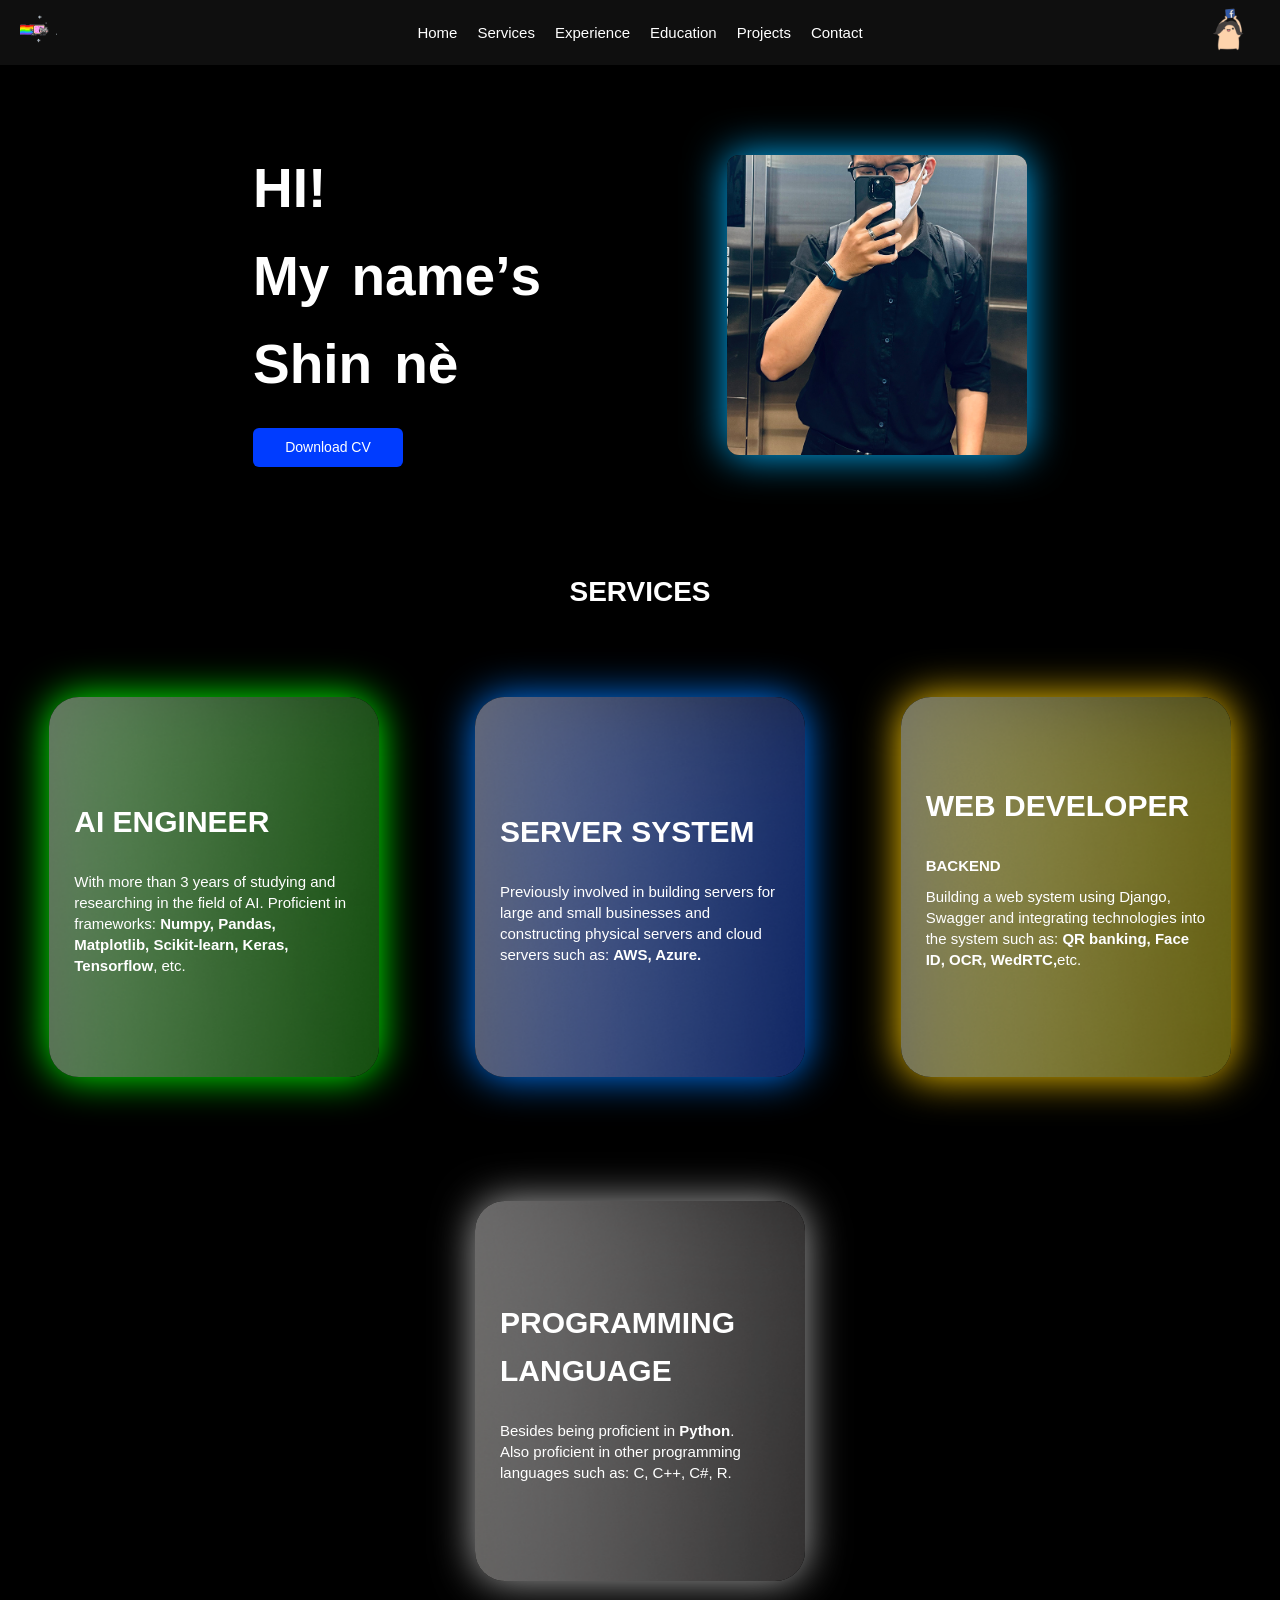
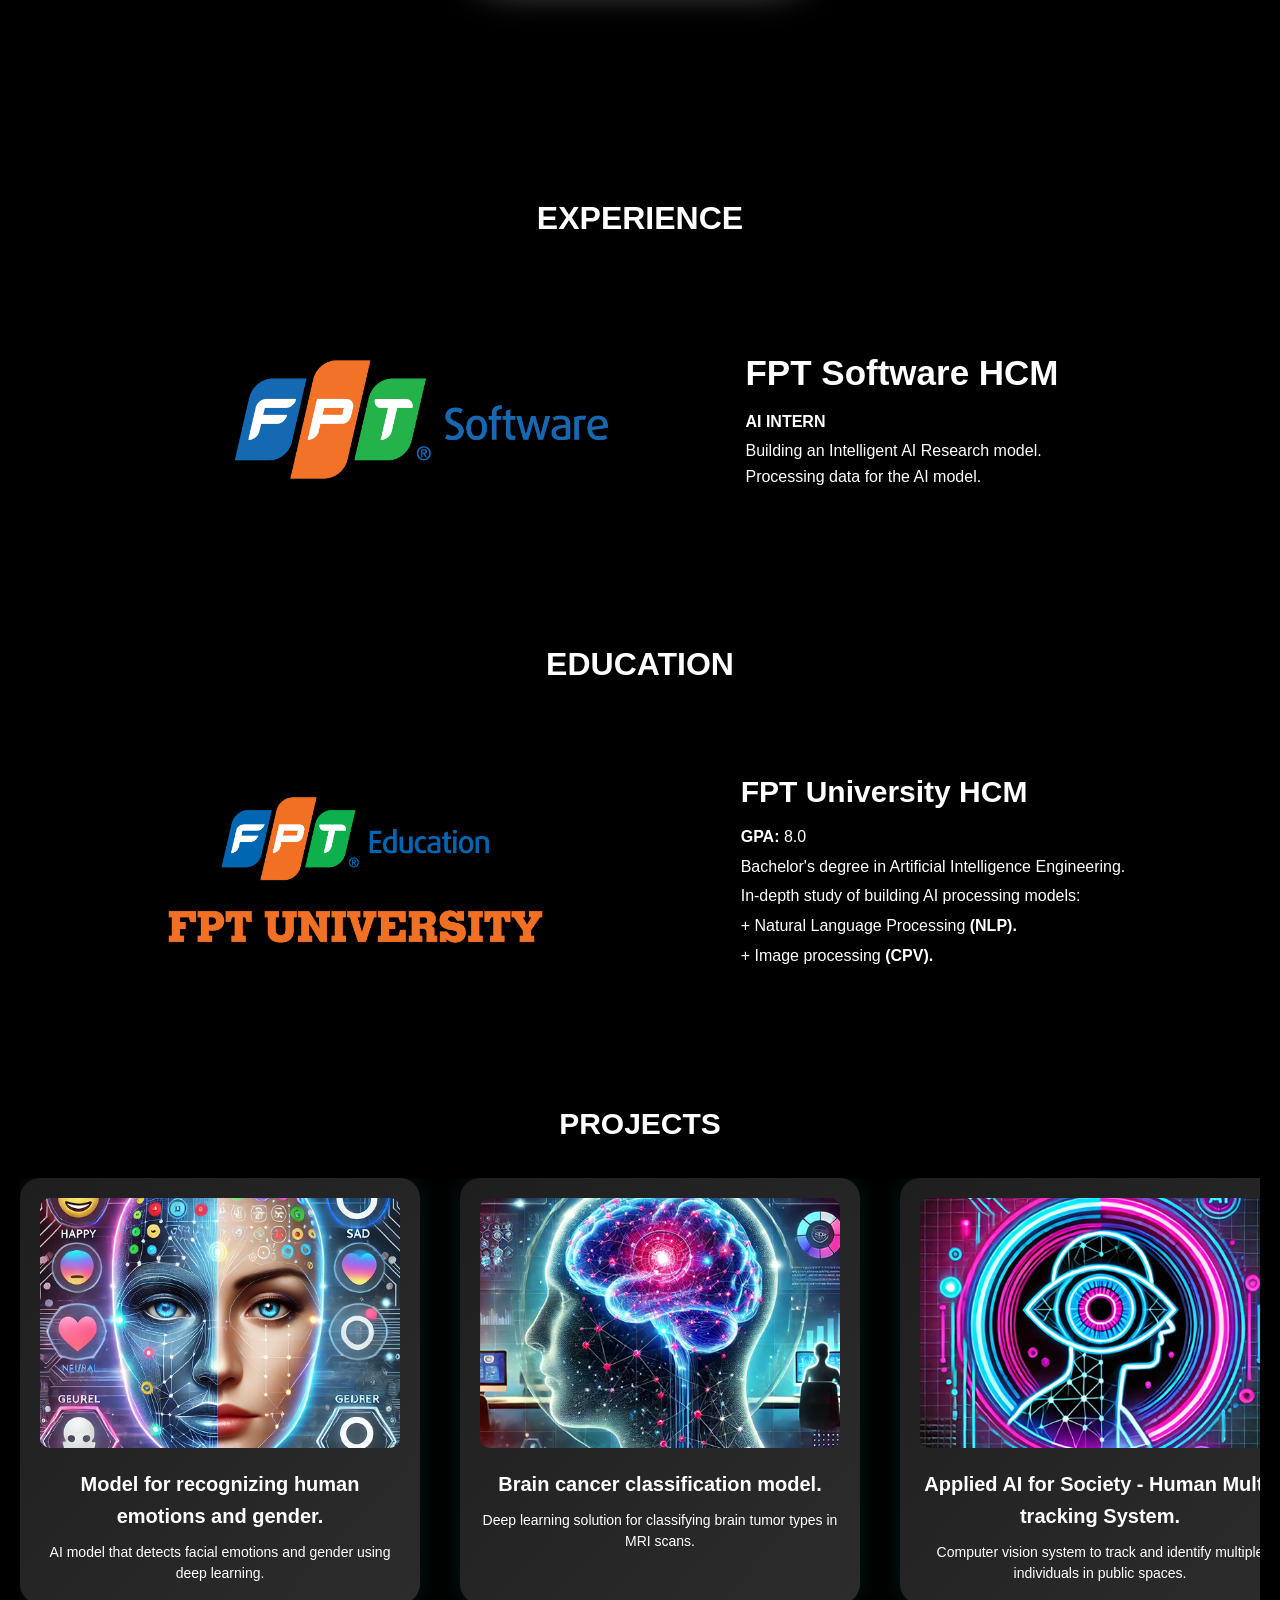
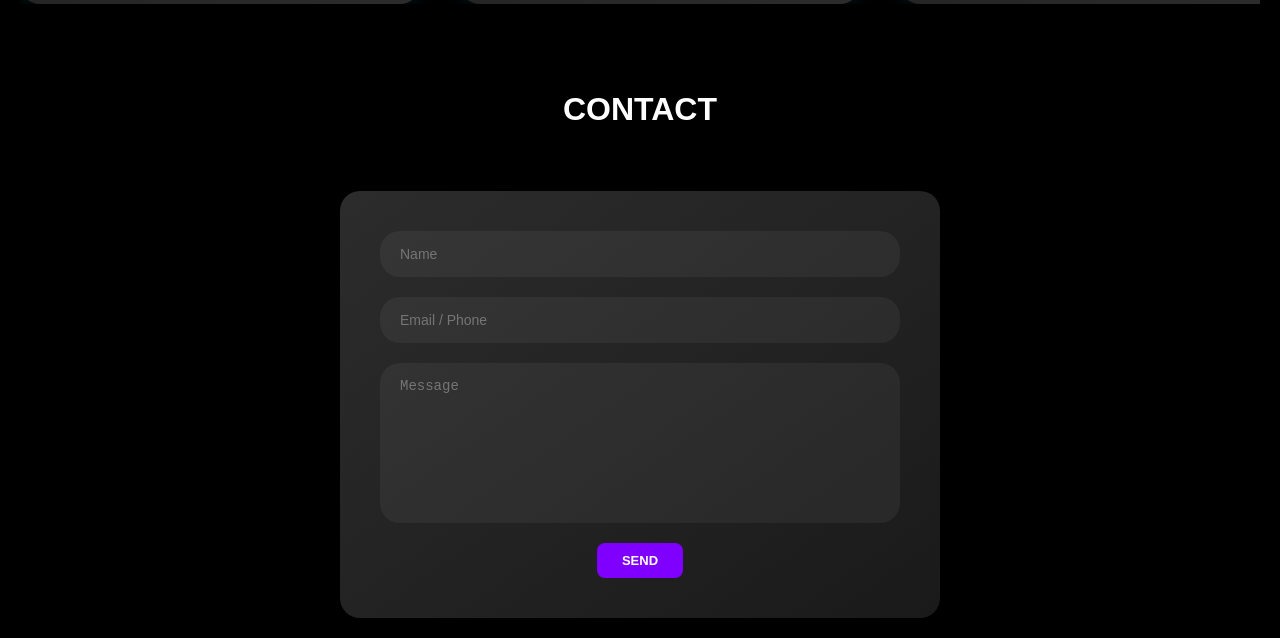
<file: index.html>
<!DOCTYPE html>
<html lang="en">
<head>
  <meta charset="UTF-8" />
  <meta name="viewport" content="width=device-width, initial-scale=1.0"/>
  <title>Shin làm IT</title>
  <link rel="icon" type="image/png" href="./img/avata.png" />
  <link rel="stylesheet" href="./data/style.css" />
  <script src="./data/script.js" defer></script>
</head>
<body>

  <header>
    <nav class="animated delay-1">
      <div class="nav-logo">
        <img src="./img/b04.gif" alt="Logo" />
      </div>
      <ul class="navbar ">
        <li><a href="#home">Home</a></li>
        <li><a href="#services">Services</a></li>
        <li><a href="#Experience">Experience</a></li>
        <li><a href="#education">Education</a></li>
        <li><a href="#projects">Projects</a></li>
        <li><a href="#contact">Contact</a></li>
      </ul>
      <div class="nav-social">
        <a href="https://www.facebook.com/tuitenlabinne" target="_blank" rel="noopener noreferrer">
          <img src="./img/FB_2.gif" alt="Facebook" />
        </a>
      </div>
    </nav>
  </header>

  <section class="intro animated delay-1" id="home">
    <div class="intro-left">
      <h1 id="introText">HI!<br>My name’s<br><span>Shin nè</span></h1>
      <a href="./cv/Lê_Phạm_Đức_Trường_cv_IT.pdf" download class="download-btn animated delay-4">Download CV</a>
    </div>
  
    <div class="avatar animated delay-1">
      <img src="./img/avata_2.png" alt="avatar" />
    </div>
  </section>
  <section class="services animated delay-1" id="services">
    <h2>SERVICES</h2>
    <div class="cards ">
      <div class="card card-1 ">
        <div class="card-content animated delay-2">
          <h2>AI Engineer</h2>
          <p>
            With more than 3 years of studying and researching in the field of AI. Proficient in frameworks: <b>Numpy, Pandas, Matplotlib, Scikit-learn, Keras, Tensorflow</b>, etc.
          </p>
        </div>
      </div>
    
      <div class="card card-2">
        <div class="card-content animated delay-3">
          <h2>SERVER SYSTEM</h2>
          <p>
            Previously involved in building servers for large and small businesses and constructing physical servers and cloud servers such as: <b>AWS, Azure.</b>
          </p>
        </div>
      </div>
    
      <div class="card card-3">
        <div class="card-content animated delay-4">
          <h2>Web Developer</h2>
          <p>
          <b>BACKEND</b>
          <p>Building a web system using Django, Swagger and integrating technologies into the system such as:
          <b>QR banking, Face ID, OCR, WedRTC,</b>etc.<br><br>
          </p>
        </div>
      </div>
    
      <div class="card card-4">
        <div class="card-content animated delay-5">
          <h2>Programming Language</h2>
          <p>
            Besides being proficient in <b>Python</b>.<br>
            Also proficient in other programming languages such as:
            </b>C, C++, C#, R</b>.
          </p>
        </div>
      </div>
    </div>    
  </section>
  <section class="Experience animated delay-1" id="Experience">
    <h2>EXPERIENCE</h2>
    <div class="Experience-entry animated delay-2">
      <div class="Experience-img">
        <img src="./img/Logo_Fsoft.png" alt="FPT Logo">
      </div>

      <div class="Experience-info">
        <h3>FPT Software HCM</h3>
        <p><strong>AI INTERN</strong></p>
        <p>Building an Intelligent AI Research model.<br>Processing data for the AI model.</p>
      </div>
    </div>
  </section>
  
  </section>
  <section class="education animated delay-1" id="education">
    <h2>EDUCATION</h2>
    <div class="edu-entry animated delay-3">
      <div class="edu-img">
        <img src="./img/Logo_FPTU.png" alt="FPT Logo">
      </div>
      <div class="edu-info">
        <h3>FPT University HCM</h3>
        <p><strong>GPA:</strong> 8.0</p>
        <p>Bachelor's degree in Artificial Intelligence Engineering.</p>
        <p>In-depth study of building AI processing models:</p>
        <p>+ Natural Language Processing<strong> (NLP).</strong></p>
        <p>+ Image processing<strong> (CPV).</strong></p>
      </div>
    </div>
  </section>
  
  <section class="projects animated delay-2" id="projects">
    <h2>PROJECTS</h2>
    <div class="project-scroll-wrapper">
      <div class="project-scroll-content" id="projectScrollContent">
        <div class="project-entry">
          <div class="project-img">
            <img src="./img/pj1.png" alt="Project 1">
          </div>
          <div class="project-info">
            <h3>Model for recognizing human emotions and gender.</h3>
            <p>AI model that detects facial emotions and gender using deep learning.</p>
          </div>
        </div>
  
        <div class="project-entry">
          <div class="project-img">
            <img src="./img/pj2.png" alt="Project 2">
          </div>
          <div class="project-info">
            <h3>Brain cancer classification model.</h3>
            <p>Deep learning solution for classifying brain tumor types in MRI scans.</p>
          </div>
        </div>
  
        <div class="project-entry">
          <div class="project-img">
            <img src="./img/pj3.png" alt="Project 3">
          </div>
          <div class="project-info">
            <h3>Applied AI for Society - Human Multi-tracking System.</h3>
            <p>Computer vision system to track and identify multiple individuals in public spaces.</p>
          </div>
        </div>
      </div>
    </div>
  </section>
    
  <section class="contact animated delay-1" id="contact">
    <h2>Contact</h2><br>
    <form id="contactForm">
      <input type="text" name="name" placeholder="Name" required />
      <input type="text" id="emailPhone" name="email" placeholder="Email / Phone" required />
      <textarea name="message" placeholder="Message" required></textarea>
      <button type="submit">SEND</button>
    </form>
    <p id="error-message" style="color: red;"></p>
  </section>

  <script>
    (function () {
      let devToolsOpen = false;
    
      const blockDevTools = () => {
        if (!devToolsOpen) {
          devToolsOpen = true;
    
          const warning = document.createElement('div');
          warning.innerHTML = `
            <div style="
              position: fixed;
              top: 20px;
              left: 50%;
              transform: translateX(-50%);
              background: #ff0000;
              color: white;
              padding: 20px 30px;
              font-weight: bold;
              border-radius: 10px;
              font-size: 16px;
              z-index: 99999;
              box-shadow: 0 0 15px rgba(0,0,0,0.5);
            ">
              🚫 CẢNH BÁO: Developer Tools đã bị phát hiện! Hành vi của bạn có thể bị ghi lại.
            </div>
          `;
          document.body.appendChild(warning);
          setTimeout(() => {
            window.location.href = "https://youtu.be/gQ9U94eH7xQ?si=o8iNap2AQi2q7TxD&t=14";
          }, 3000);
        }
      };
    
      const detectDevTools = () => {
        const element = new Image();
        Object.defineProperty(element, 'id', {
          get: function () {
            blockDevTools();
          }
        });
        console.log('%c', element);
      };
    
      setInterval(() => {
        detectDevTools();
      }, 1000);
      document.addEventListener('keydown', function (e) {
        if (
          e.key === 'F12' ||
          (e.ctrlKey && e.shiftKey && (e.key === 'I' || e.key === 'i'))
        ) {
          e.preventDefault();
          blockDevTools();
        }
      });
    })();
    </script>
    
</body>
</html>
</file>
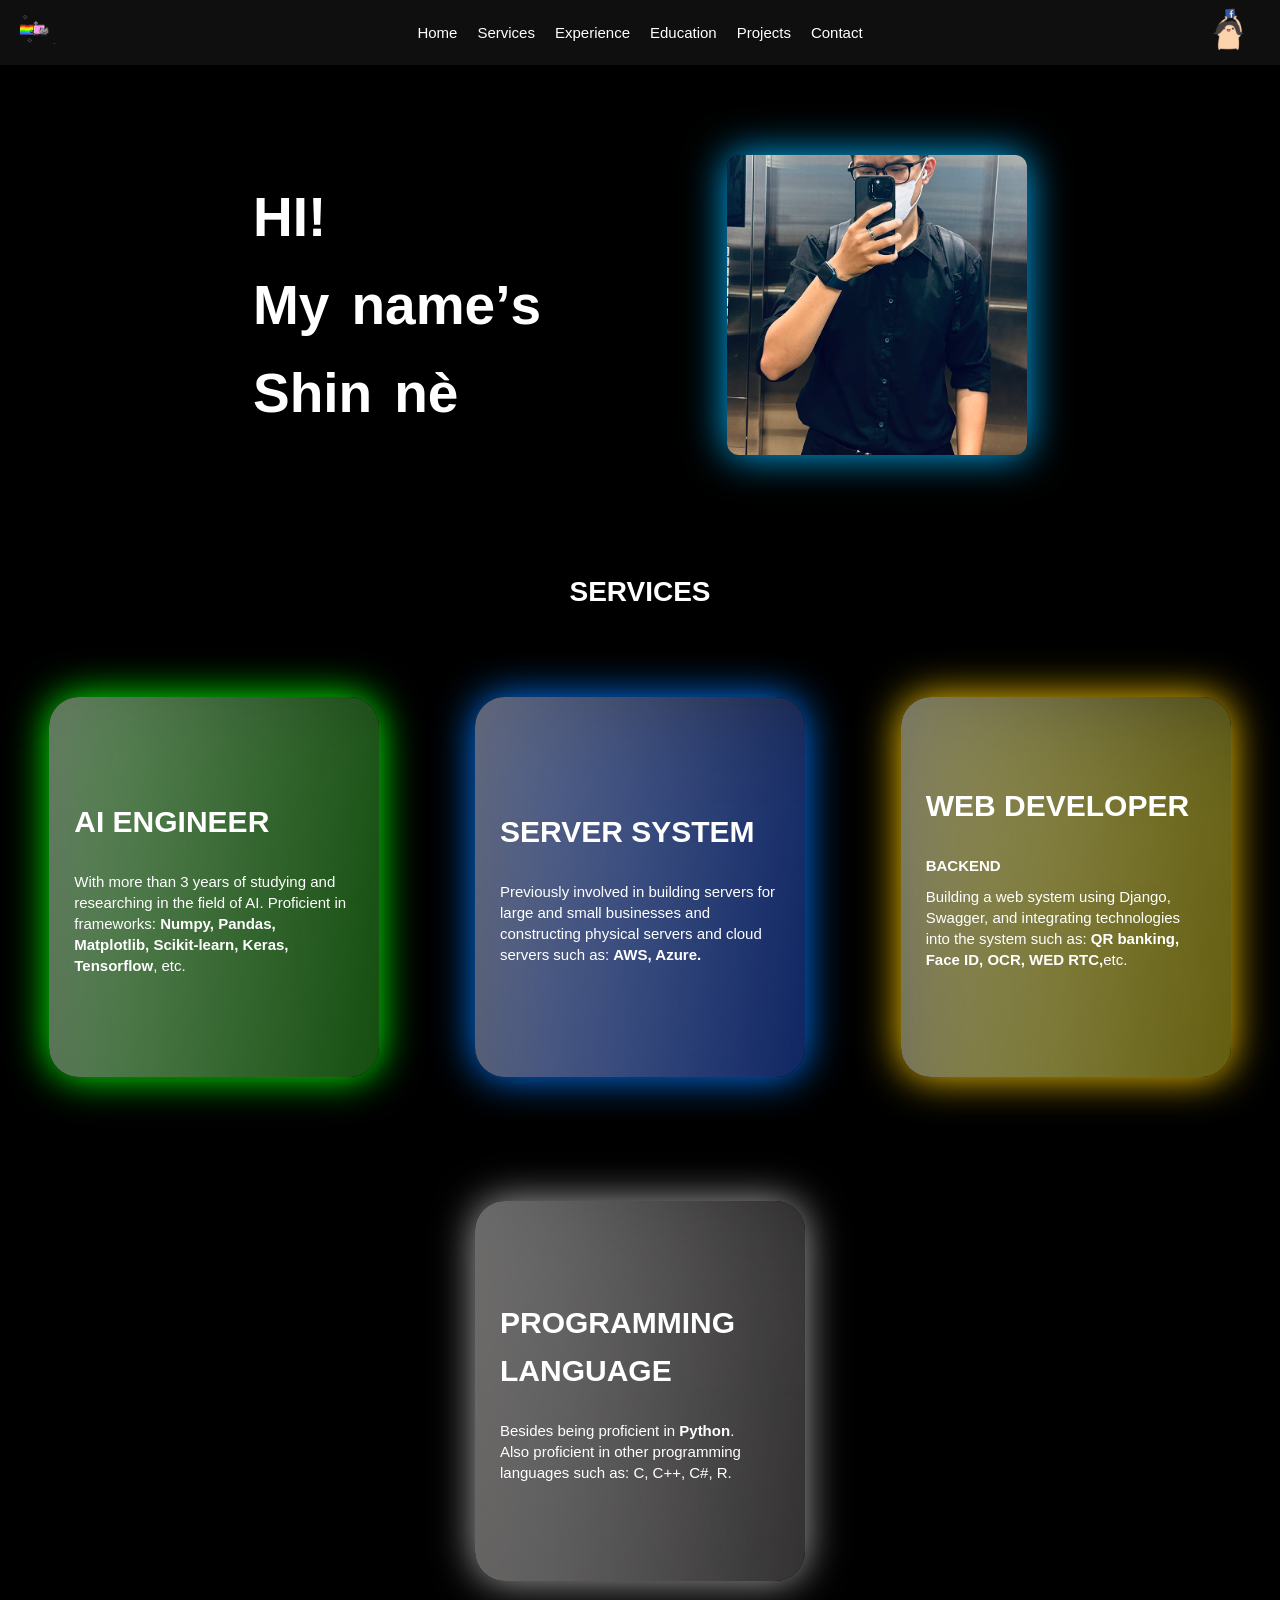
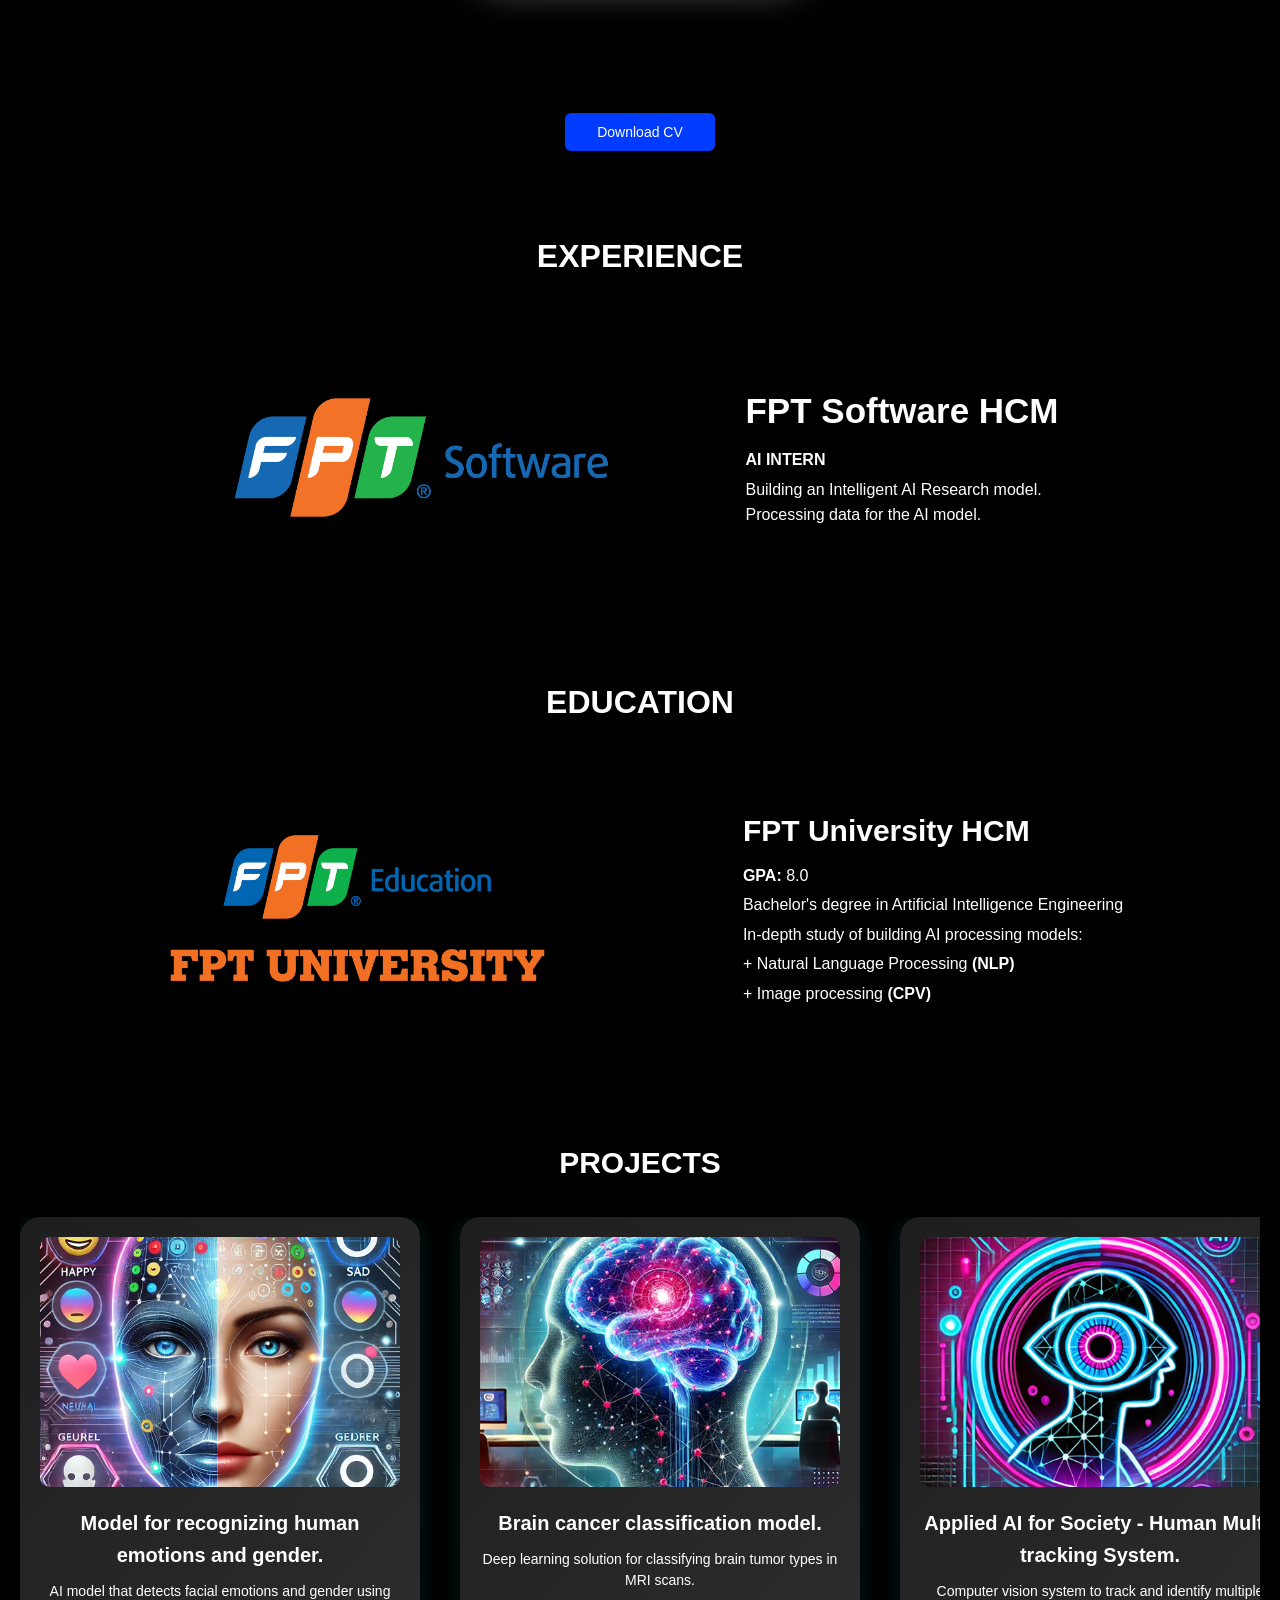
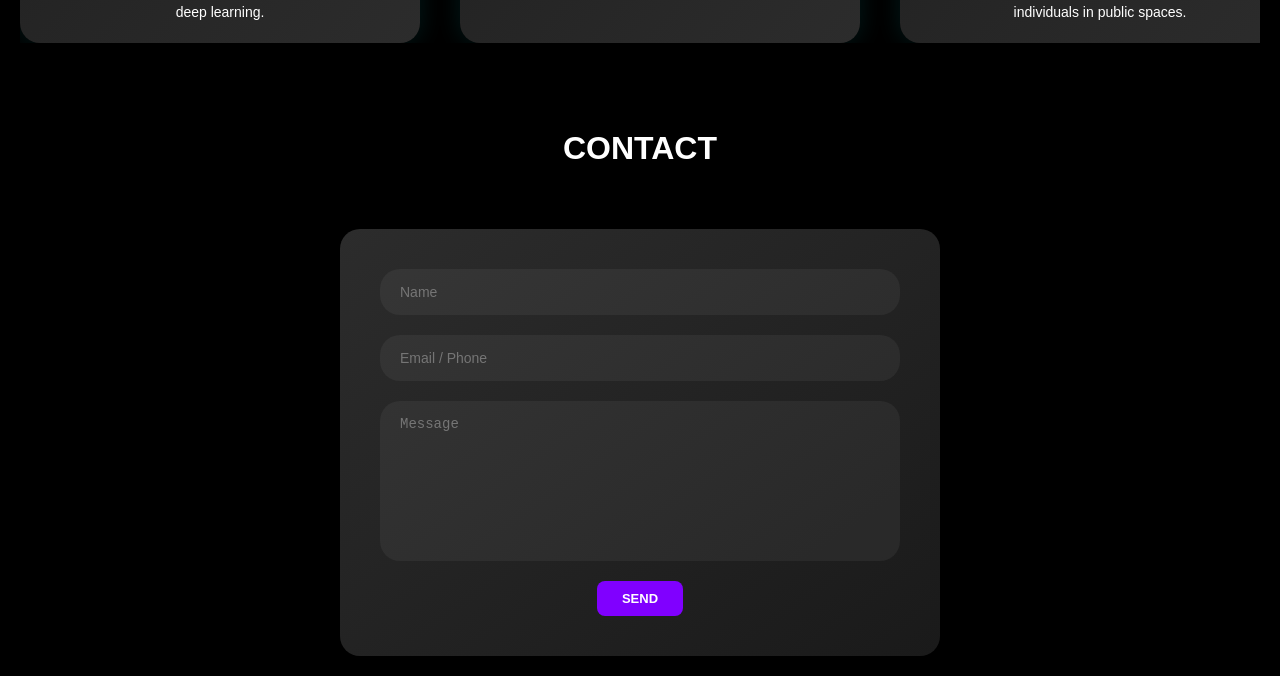
<file: Shin_IT_ne.html>
<!DOCTYPE html>
<html lang="en">
<head>
  <meta charset="UTF-8" />
  <meta name="viewport" content="width=device-width, initial-scale=1.0"/>
  <title>Shin làm IT</title>
  <link rel="icon" type="image/png" href="./img/avata.png" />
  <link rel="stylesheet" href="./data/style.css" />
  <script src="./data/script.js" defer></script>
</head>
<body>

  <header>
    <nav class="animated delay-1">
      <div class="nav-logo">
        <img src="./img/b04.gif" alt="Logo" />
      </div>
      <ul class="navbar ">
        <li><a href="#home">Home</a></li>
        <li><a href="#services">Services</a></li>
        <li><a href="#Experience">Experience</a></li>
        <li><a href="#education">Education</a></li>
        <li><a href="#projects">Projects</a></li>
        <li><a href="#contact">Contact</a></li>
      </ul>
      <div class="nav-social">
        <a href="https://www.facebook.com/tuitenlabinne" target="_blank" rel="noopener noreferrer">
          <img src="./img/FB_2.gif" alt="Facebook" />
        </a>
      </div>
    </nav>
  </header>

  <section class="intro animated delay-1" id="home">
    <h1 id="introText">HI!<br>My name’s<br><span>Shin nè</span></h1>
    <div class="avatar animated delay-1">
      <img src="./img/avata_2.png" alt="avatar" />
    </div>
  </section>

  
  <section class="services animated delay-1" id="services">
    <h2>SERVICES</h2>
    <div class="cards ">
      <div class="card card-1 ">
        <div class="card-content animated delay-2">
          <h2>AI Engineer</h2>
          <p>
            With more than 3 years of studying and researching in the field of AI. Proficient in frameworks: <b>Numpy, Pandas, Matplotlib, Scikit-learn, Keras, Tensorflow</b>, etc.
          </p>
        </div>
      </div>
    
      <div class="card card-2">
        <div class="card-content animated delay-3">
          <h2>SERVER SYSTEM</h2>
          <p>
            Previously involved in building servers for large and small businesses and constructing physical servers and cloud servers such as: <b>AWS, Azure.</b>
          </p>
        </div>
      </div>
    
      <div class="card card-3">
        <div class="card-content animated delay-4">
          <h2>Web Developer</h2>
          <p>
          <b>BACKEND</b>
          <p>Building a web system using Django, Swagger, and integrating technologies into the system such as:
          <b>QR banking, Face ID, OCR, WED RTC,</b>etc.<br><br>
          </p>
        </div>
      </div>
    
      <div class="card card-4">
        <div class="card-content animated delay-5">
          <h2>Programming Language</h2>
          <p>
            Besides being proficient in <b>Python</b>.<br>
            Also proficient in other programming languages such as:
            </b>C, C++, C#, R</b>.
          </p>
        </div>
      </div>
    </div>


    <a href="./cv/Lê_Phạm_Đức_Trường_cv_IT.pdf" download class="download-btn animated delay-4">Download CV</a>


    
  </section>
  <section class="Experience animated delay-1" id="Experience">
    <h2>EXPERIENCE</h2>
    <div class="Experience-entry animated delay-2">
      <div class="Experience-img">
        <img src="./img/Logo_Fsoft.png" alt="FPT Logo">
      </div>

      <div class="Experience-info">
        <h3>FPT Software HCM</h3>
        <p><strong>AI INTERN</strong></p>
        <p>Building an Intelligent AI Research model.<br>Processing data for the AI model.</p>
      </div>
    </div>
  </section>
  


    
  </section>

  <section class="education animated delay-1" id="education">
    <h2>EDUCATION</h2>
    <div class="edu-entry animated delay-3">
      <div class="edu-img">
        <img src="./img/Logo_FPTU.png" alt="FPT Logo">
      </div>
      <div class="edu-info">
        <h3>FPT University HCM</h3>
        <p><strong>GPA:</strong> 8.0</p>
        <p>Bachelor's degree in Artificial Intelligence Engineering</p>
        <p>In-depth study of building AI processing models:</p>
        <p>+ Natural Language Processing<strong> (NLP)</strong></p>
        <p>+ Image processing<strong> (CPV)</strong></p>
      </div>
    </div>
  </section>
  


  
  <section class="projects animated delay-2" id="projects">
    <h2>PROJECTS</h2>
    <div class="project-scroll-wrapper">
      <div class="project-scroll-content" id="projectScrollContent">
        <div class="project-entry">
          <div class="project-img">
            <img src="./img/pj1.png" alt="Project 1">
          </div>
          <div class="project-info">
            <h3>Model for recognizing human emotions and gender.</h3>
            <p>AI model that detects facial emotions and gender using deep learning.</p>
          </div>
        </div>
  
        <div class="project-entry">
          <div class="project-img">
            <img src="./img/pj2.png" alt="Project 2">
          </div>
          <div class="project-info">
            <h3>Brain cancer classification model.</h3>
            <p>Deep learning solution for classifying brain tumor types in MRI scans.</p>
          </div>
        </div>
  
        <div class="project-entry">
          <div class="project-img">
            <img src="./img/pj3.png" alt="Project 3">
          </div>
          <div class="project-info">
            <h3>Applied AI for Society - Human Multi-tracking System.</h3>
            <p>Computer vision system to track and identify multiple individuals in public spaces.</p>
          </div>
        </div>
      </div>
    </div>
  </section>
  

  
  <section class="contact animated delay-1" id="contact">
    <h2>Contact</h2></br>
    <form id="contactForm">
      <input type="text" name="name" placeholder="Name" required />
      <input type="text" name="email" placeholder="Email / Phone" required />
      <textarea name="message" placeholder="Message" required></textarea>
      <button type="submit">SEND</button>
    </form>
  </section>


  <script>
    (function () {
      let devToolsOpen = false;
    
      const blockDevTools = () => {
        if (!devToolsOpen) {
          devToolsOpen = true;
    
          const warning = document.createElement('div');
          warning.innerHTML = `
            <div style="
              position: fixed;
              top: 20px;
              left: 50%;
              transform: translateX(-50%);
              background: #ff0000;
              color: white;
              padding: 20px 30px;
              font-weight: bold;
              border-radius: 10px;
              font-size: 16px;
              z-index: 99999;
              box-shadow: 0 0 15px rgba(0,0,0,0.5);
            ">
              🚫 CẢNH BÁO: Developer Tools đã bị phát hiện! Hành vi của bạn có thể bị ghi lại.
            </div>
          `;
          document.body.appendChild(warning);
          setTimeout(() => {
            window.location.href = "about:blank";
          }, 3000);
        }
      };
    
      const detectDevTools = () => {
        const element = new Image();
        Object.defineProperty(element, 'id', {
          get: function () {
            blockDevTools();
          }
        });
        console.log('%c', element);
      };
    
      setInterval(() => {
        detectDevTools();
      }, 1000);
      document.addEventListener('keydown', function (e) {
        if (
          e.key === 'F12' ||
          (e.ctrlKey && e.shiftKey && (e.key === 'I' || e.key === 'i'))
        ) {
          e.preventDefault();
          blockDevTools();
        }
      });
    })();
    </script>
    
</body>
</html>
</file>
<file: data/style.css>
*{margin:0;padding:0;box-sizing:border-box}html{scroll-behavior:smooth}body{background-color:#000;color:#fff;font-family:'Arial',sans-serif;line-height:1.6;padding-top:60px}header{padding:10px 0;text-align:center}nav{position:fixed;top:0;left:0;width:100%;height:65px;background-color:rgba(17,17,17,0.9);z-index:999;display:flex;align-items:center;justify-content:space-between;padding:0 20px}.nav-logo img{height:30px}.navbar{list-style:none;display:flex;gap:20px;font-size:15px;padding:0;margin:0;position:absolute;left:50%;transform:translateX(-50%)}.navbar a{color:white;text-decoration:none}.navbar a:hover{color:#00aaff;transition:0.3s}.nav-social{position:absolute;right:30px;top:50%;transform:translateY(-50%)}.nav-social img{height:45px;width:45px;cursor:pointer;transition:0.3s}.nav-social img:hover{opacity:0.8}.letter-fade{opacity:0;display:inline-block;animation:fadeInChar 0.5s forwards;transform:translateY(10px)}@keyframes fadeInChar{to{opacity:1;transform:translateY(0)}}.intro{display:flex;justify-content:center;align-items:center;gap:15%;padding:20px 20px;height:50vh;flex-wrap:wrap}.intro-left{display:flex;flex-direction:column;gap:20px}.intro h1{font-size:clamp(32px,6vw,55px);text-align:left}.intro span{font-weight:bold;color:#fff}.avatar{width:300px;height:300px;border-radius:12px;box-shadow:0 0 40px#00b3ff;overflow:hidden;transition:transform 0.4s ease-in-out,box-shadow 0.4s ease-in-out}.avatar img{width:100%;height:100%;object-fit:cover;transition:transform 0.4s ease-in-out}.avatar:hover{transform:scale(1.05);box-shadow:0 0 60px#00cfff}.services{padding:40px 20px;text-align:center}.services h2{font-size:28px;margin-bottom:20px}.scroll-wrapper{overflow:hidden;position:relative;width:100%}.scroll-content{display:flex;gap:20px;animation:scroll-left 30s linear infinite;width:max-content}.cards{margin:10px 0;display:flex;justify-content:space-around;flex-wrap:wrap;gap:3%;margin-bottom:70px}.card{width:330px;height:380px;padding:25px;border-radius:30px;color:#fff;display:flex;align-items:center;justify-content:center;text-align:center;margin:5%0;background-size:130%130%;background-repeat:no-repeat;background-position:center;transition:transform 0.3s ease;box-shadow:0 0 30px rgba(255,255,255,0.1)}.card-content{display:flex;flex-direction:column;gap:10px}.card h2{font-size:30px;margin-bottom:15px;text-align:left}.card p{text-align:left;font-size:15px;line-height:1.4}.card:hover{transform:scale(1.05)}.card-1{background-image:url("./img/Rectangle_1.png");box-shadow:0 0 40px#00ff00}.card-2{background-image:url("./img/Rectangle_2.png");box-shadow:0 0 40px#007bff}.card-3{background-image:url("./img/Rectangle_3.png");box-shadow:0 0 40px#ffcc00}.card-4{background-image:url("./img/Rectangle_4.png");box-shadow:0 0 40px#aaa}.download-btn{background-color:#003cff;color:#fff;padding:8px 18px;border:none;border-radius:6px;cursor:pointer;text-decoration:none;font-size:14px;font-weight:500;transition:background-color 0.3s ease,transform 0.3s ease;width:150px;text-align:center;display:inline-block}.download-btn:hover{background-color:#0028b8;transform:scale(1.05)}.Experience,.education,.projects,.contact{padding:40px 20px;text-align:center}.Experience,.education,.projects,.contact{padding:40px 20px 20px 20px;text-align:center}.Experience-entry,.edu-entry{display:flex;gap:10%;align-items:center;justify-content:center;flex-wrap:wrap;margin-bottom:15px;padding:5px 0}.Experience-info,.edu-info{max-width:480px;text-align:left}.Experience-img{width:400px;height:280px;border-radius:10px;display:flex;align-items:center;justify-content:center;overflow:hidden;transition:transform 0.4s ease-in-out,box-shadow 0.4s ease-in-out}.Experience-img img{width:100%;height:100%;object-fit:contain;transition:transform 0.4s ease-in-out}.Experience-img:hover{transform:scale(1.1)}.Experience-info,.edu-info{max-width:500px;text-align:left}.Experience-info h3{font-size:35px;margin-bottom:8px}.Experience-info p{margin:4px 0}.edu-entry{display:flex;gap:15%;align-items:center;justify-content:center;flex-wrap:wrap;margin-bottom:20px;padding:10px 0}.edu-img{width:400px;height:280px;border-radius:15px;display:flex;align-items:center;justify-content:center;overflow:hidden;transition:transform 0.4s ease-in-out,box-shadow 0.4s ease-in-out}.edu-img img{width:100%;height:100%;object-fit:contain;transition:transform 0.4s ease-in-out}.edu-img:hover{transform:scale(1.05)}.edu-img:hover{transform:scale(1.1)}.edu-info{max-width:500px;text-align:left}.edu-info h3{font-size:30px;margin-bottom:8px}.edu-info p{margin:4px 0}.projects{padding:40px 20px;text-align:center;overflow:hidden;background-color:#000}.projects h2{font-size:30px;margin-bottom:30px;color:#fff}.project-scroll-wrapper{overflow:hidden;width:100%;position:relative}.project-scroll-content{display:flex;animation:project-scroll-left 35s linear infinite;width:max-content;gap:40px;align-items:stretch}@keyframes project-scroll-left{0%{transform:translateX(0)}100%{transform:translateX(-50%)}}.project-entry{flex-shrink:0;width:400px;background:linear-gradient(to bottom right,#1e1e1e,#2c2c2c);border-radius:20px;padding:20px;color:#fff;box-shadow:0 0 25px rgba(0,255,255,0.1);display:flex;flex-direction:column;gap:20px;transition:transform 0.3s ease}.project-entry:hover{transform:scale(1.05)}.project-img{width:100%;border-radius:10px;overflow:hidden;transition:transform 0.4s ease-in-out}.project-img img{width:100%;height:250px;object-fit:cover;display:block;transition:transform 0.4s ease-in-out}.project-info h3{font-size:20px;margin-bottom:10px;font-weight:bold}.project-info p{font-size:14px;margin:0;line-height:1.5}form{background:linear-gradient(145deg,#2c2c2c,#1a1a1a);padding:40px;border-radius:20px;max-width:600px;margin:auto;box-shadow:8px 8px 16px#0a0a0a,-8px-8px 16px#333;display:flex;flex-direction:column;gap:20px;position:relative}form input,form textarea{background:rgba(255,255,255,0.05);border:none;border-radius:20px;padding:15px 20px;color:#fff;font-size:14px;box-shadow:inset 2px 2px 5px#111,inset-2px-2px 5px#333;outline:none;transition:all 0.5s ease}form textarea{height:160px;resize:none}form input:hover,form textarea:hover{transform:scale(1.08)}form:hover{transform:scale(1.01);transition:transform 0.6s ease}form button{background-color:#8000ff;color:#fff;padding:10px 25px;border:none;border-radius:8px;font-weight:bold;font-size:13px;cursor:pointer;align-self:center;transition:background 0.3s ease}form button:hover{background-color:#a64dff}section{padding:60px 20px}section h2{font-size:32px;margin-bottom:30px;text-transform:uppercase;transition:transform 0.4s ease-in-out,}.hamburger{display:none;font-size:24px;cursor:pointer;color:#fff}@media(max-width:760px){.hamburger{display:block;position:absolute;right:20px;top:15px;z-index:1001}.navbar{display:none;flex-direction:column;align-items:center;background-color:#111;width:100vw;max-width:100%;padding:20px 0;position:fixed;top:65px;left:0;right:0;z-index:1000;box-shadow:0 4px 10px rgba(0,0,0,0.3)}.navbar li{width:100%;text-align:center;padding:10px 0;border-bottom:1px solid#222}.navbar li:last-child{border-bottom:none}.navbar.show{display:flex}.cards{flex-direction:column;align-items:center}.card{width:90%;height:auto}.intro{flex-direction:column;text-align:center}.project-entry{flex-direction:column;gap:20px}}@keyframes fadeInUp{from{opacity:0;transform:translateY(40px)}to{opacity:1;transform:translateY(0)}}.animated{opacity:0;animation:fadeInUp 0.8s ease-out forwards}.delay-1{animation-delay:0.2s}.delay-2{animation-delay:0.4s}.delay-3{animation-delay:0.6s}.delay-4{animation-delay:0.8s}.delay-5{animation-delay:1s}.scroll-animate{opacity:0;transform:translateY(-40px);transition:all 0.6s ease-out}.scroll-in{opacity:1;transform:translateY(0)}.scroll-delay-1{transition-delay:0.2s}.scroll-delay-2{transition-delay:0.4s}.scroll-delay-3{transition-delay:0.6s}.scroll-delay-4{transition-delay:0.8s}.scroll-delay-5{transition-delay:1s}
</file>
